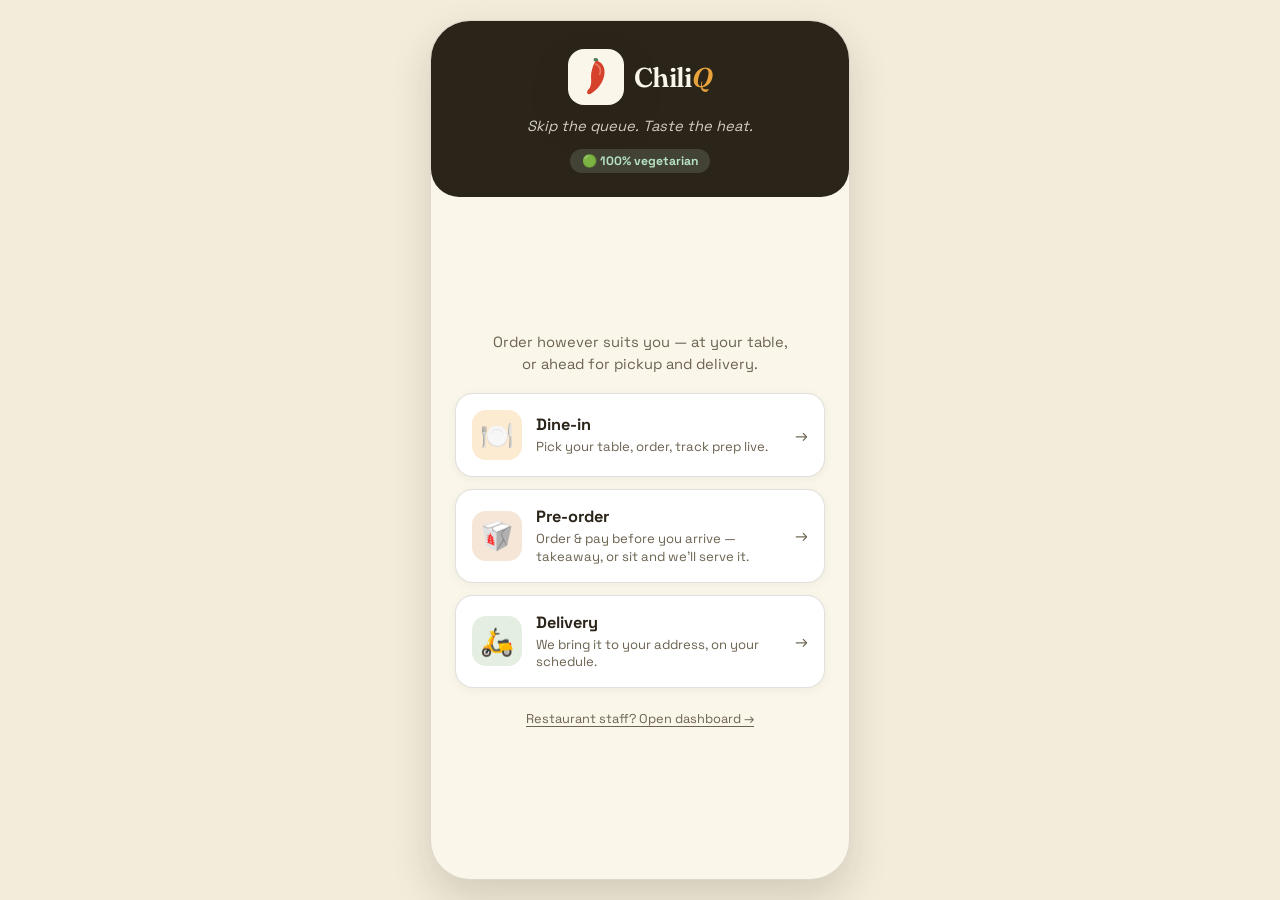
<file: index.html>
<!DOCTYPE html>
<html lang="en">
<head>
<meta charset="UTF-8" />
<meta name="viewport" content="width=device-width, initial-scale=1, viewport-fit=cover" />
<title>ChiliQ</title>
<meta name="theme-color" content="#E8A33D" />
<link rel="manifest" href="manifest.json" />
<link rel="icon" href="icons/icon-192.png" />
<link rel="apple-touch-icon" href="icons/icon-192.png" />
<link rel="preconnect" href="https://fonts.googleapis.com">
<link rel="preconnect" href="https://fonts.gstatic.com" crossorigin>
<link href="https://fonts.googleapis.com/css2?family=Fraunces:opsz,wght@9..144,500;9..144,600&family=Space+Grotesk:wght@400;500;600;700&family=JetBrains+Mono:wght@500;600&display=swap" rel="stylesheet">
<link rel="stylesheet" href="style.css">
</head>
<body>
<div class="stage" id="customerApp">

  <!-- LANDING / MODE SELECT -->
  <div class="view active" id="view-landing">
    <div class="landing-header">
      <div class="logo-row">
        <div class="logo-box">
          <svg viewBox="0 0 120 170" xmlns="http://www.w3.org/2000/svg" aria-hidden="true">
            <path d="M68 8 C 62 2, 52 3, 50 10 C 48 17, 56 22, 64 20 C 70 18, 72 12, 68 8 Z" fill="#4C7A5B"/>
            <path d="M62 16 C 96 24, 104 62, 90 96 C 78 124, 58 146, 38 156 C 30 160, 22 158, 22 150 C 22 142, 30 138, 34 130 C 46 106, 34 84, 42 58 C 47 38, 52 22, 62 16 Z" fill="#D6412C"/>
            <path d="M58 30 C 76 36, 84 56, 76 74" stroke="#F3A98C" stroke-width="7" fill="none" stroke-linecap="round" opacity="0.55"/>
          </svg>
        </div>
        <p class="app-name">Chili<em>Q</em></p>
      </div>
      <p class="slogan">Skip the queue. Taste the heat.</p>
      <span class="veg-badge">🟢 100% vegetarian</span>
    </div>
    <div class="landing-body">
      <p class="tag">Order however suits you — at your table, or ahead for pickup and delivery.</p>
      <div class="mode-cards">
        <div class="mode-card" onclick="chooseMode('dinein')">
          <div class="mc-icon" style="background:#FCEBD1">🍽️</div>
          <div class="mc-body">
            <h3>Dine-in</h3>
            <p>Pick your table, order, track prep live.</p>
          </div>
          <span class="mc-arrow">→</span>
        </div>
        <div class="mode-card" onclick="chooseMode('pickup')">
          <div class="mc-icon" style="background:#F5E6D8">🥡</div>
          <div class="mc-body">
            <h3>Pre-order</h3>
            <p>Order &amp; pay before you arrive — takeaway, or sit and we'll serve it.</p>
          </div>
          <span class="mc-arrow">→</span>
        </div>
        <div class="mode-card" onclick="chooseMode('delivery')">
          <div class="mc-icon" style="background:#E4EFE2">🛵</div>
          <div class="mc-body">
            <h3>Delivery</h3>
            <p>We bring it to your address, on your schedule.</p>
          </div>
          <span class="mc-arrow">→</span>
        </div>
      </div>
      <button class="staff-link" onclick="launchStaffTab()">Restaurant staff? Open dashboard →</button>
    </div>
  </div>

  <!-- TABLE SELECT (dine-in only) -->
  <div class="view" id="view-table">
    <div class="topbar">
      <div class="back-btn" onclick="showView('landing')" role="button" aria-label="Back">←</div>
      <h1>Which table are you at?</h1>
    </div>
    <div class="form-wrap">
      <p style="color:var(--ink-soft);font-size:0.9rem;margin:0 0 4px;">Tap your table number, or type it in if it's not listed.</p>
      <div class="table-grid" id="tableGrid"></div>
      <div class="field">
        <label for="customTable">Other table number</label>
        <input id="customTable" type="number" min="1" max="200" placeholder="e.g. 24" />
        <div class="field-error">Enter a valid table number.</div>
      </div>
      <button class="btn-primary saffron" onclick="confirmCustomTable()">Continue to menu</button>
    </div>
  </div>

  <!-- MENU -->
  <div class="view" id="view-menu">
    <div class="topbar">
      <div class="back-btn" onclick="goBackFromMenu()" role="button" aria-label="Back">←</div>
      <h1 id="menuTitle">Today's menu</h1>
    </div>
    <div class="cat-tabs" id="catTabs"></div>
    <div class="menu-list" id="menuList"></div>
    <div class="cart-bar" id="cartBar" onclick="showView('cart')">
      <div class="cb-left">
        <span class="cb-count" id="cbCount">0 items</span>
        <span class="cb-total" id="cbTotal">₹0</span>
      </div>
      <span class="cb-cta">View cart →</span>
    </div>
  </div>

  <!-- CART -->
  <div class="view" id="view-cart">
    <div class="topbar">
      <div class="back-btn" onclick="showView('menu')" role="button" aria-label="Back">←</div>
      <h1>Your order</h1>
    </div>
    <div id="cartContent"></div>
  </div>

  <!-- PICKUP: ARRIVAL TIME + PREPAYMENT -->
  <div class="view" id="view-pickup">
    <div class="topbar">
      <div class="back-btn" onclick="showView('cart')" role="button" aria-label="Back">←</div>
      <h1>Pre-order</h1>
    </div>
    <div class="form-wrap">
      <div class="field">
        <label>When will you get here?</label>
        <div class="time-chips" id="pickupTimeChips"></div>
        <p class="hint-text">We'll time the kitchen so it's ready right when you arrive.</p>
      </div>
      <div class="field">
        <label>When you arrive, will you...</label>
        <div class="time-chips" id="diningOptionChips"></div>
      </div>
      <div class="field">
        <label>Pay now to skip the counter</label>
        <div class="time-chips" id="paymentChips"></div>
      </div>
      <div class="pay-summary" id="pickupPaySummary"></div>
      <button class="btn-primary saffron" onclick="submitPickupAndPay()">Pay &amp; confirm order</button>
      <p class="hint-text center">This is a prototype — no real payment is charged.</p>
    </div>
  </div>

  <!-- DELIVERY ADDRESS -->
  <div class="view" id="view-address">
    <div class="topbar">
      <div class="back-btn" onclick="showView('cart')" role="button" aria-label="Back">←</div>
      <h1>Delivery details</h1>
    </div>
    <div class="form-wrap">
      <div class="field">
        <label>When do you want this?</label>
        <div class="time-chips" id="timeChips"></div>
      </div>
      <div class="field">
        <label for="dName">Full name</label>
        <input id="dName" type="text" placeholder="e.g. Riya Sharma" />
        <div class="field-error">Please enter your name.</div>
      </div>
      <div class="field">
        <label for="dPhone">Phone number</label>
        <input id="dPhone" type="tel" placeholder="e.g. 9876543210" />
        <div class="field-error">Enter a valid phone number (7–15 digits).</div>
      </div>
      <div class="field">
        <label for="dAddress">Delivery address</label>
        <textarea id="dAddress" placeholder="House/flat, street, area, city"></textarea>
        <div class="field-error">Please enter a delivery address.</div>
      </div>
      <div class="field">
        <label for="dNotes">Notes for delivery partner (optional)</label>
        <textarea id="dNotes" placeholder="e.g. Ring the bell twice"></textarea>
      </div>
      <button class="btn-primary saffron" onclick="submitAddressAndPlaceOrder()">Confirm &amp; place order</button>
    </div>
  </div>

  <!-- STATUS -->
  <div class="view" id="view-status">
    <div class="topbar">
      <div class="back-btn" onclick="showView('landing')" role="button" aria-label="Home">←</div>
      <h1>Order status</h1>
    </div>
    <div class="ticket-wrap">
      <div class="ticket">
        <div class="ticket-body">
          <div class="ticket-label">ORDER NUMBER</div>
          <div class="ticket-number" id="orderNum">#000</div>
          <div class="ticket-sub" id="ticketSub"></div>
          <span class="paid-badge" id="paidBadge" style="display:none">✓ Paid</span>
          <div class="ticket-eta" id="ticketEta"></div>
        </div>
        <div class="ticket-items" id="ticketItems"></div>
        <div class="ticket-total-row"><span>Total</span><span id="ticketTotal">₹0</span></div>
        <div class="ticket-perf"></div>
      </div>
      <div class="stepper" id="stepper"></div>
      <button class="btn-ghost new-order-btn" onclick="resetOrder()">Start a new order</button>
    </div>
  </div>

  <div class="call-staff-fab" id="callStaffFab" onclick="callStaff()">🔔 Call staff</div>
  <div class="toast" id="toast"></div>
</div>

<!-- ===================== STAFF / ADMIN DASHBOARD ===================== -->
<div class="admin-shell" id="adminApp" style="display:none">
  <div class="admin-topbar">
    <div class="admin-brand">
      <div class="logo-box logo-box-sm">
        <svg viewBox="0 0 120 170" xmlns="http://www.w3.org/2000/svg" aria-hidden="true">
          <path d="M68 8 C 62 2, 52 3, 50 10 C 48 17, 56 22, 64 20 C 70 18, 72 12, 68 8 Z" fill="#4C7A5B"/>
          <path d="M62 16 C 96 24, 104 62, 90 96 C 78 124, 58 146, 38 156 C 30 160, 22 158, 22 150 C 22 142, 30 138, 34 130 C 46 106, 34 84, 42 58 C 47 38, 52 22, 62 16 Z" fill="#D6412C"/>
          <path d="M58 30 C 76 36, 84 56, 76 74" stroke="#F3A98C" stroke-width="7" fill="none" stroke-linecap="round" opacity="0.55"/>
        </svg>
      </div>
      <h1>ChiliQ — Staff dashboard</h1>
    </div>
    <div class="admin-topbar-right">
      <span class="admin-count" id="adminCount">0 active</span>
      <button class="btn-ghost admin-exit" onclick="openCustomerView()">← Back to customer app</button>
    </div>
  </div>
  <p class="admin-sub">Orders placed from the customer app appear here instantly. Accept a new order to move it into the kitchen, then advance it stage by stage — the customer's ticket updates live.</p>
  <div class="admin-board" id="adminBoard"></div>
</div>

<script src="app.js"></script>
</body>
</html>
</file>
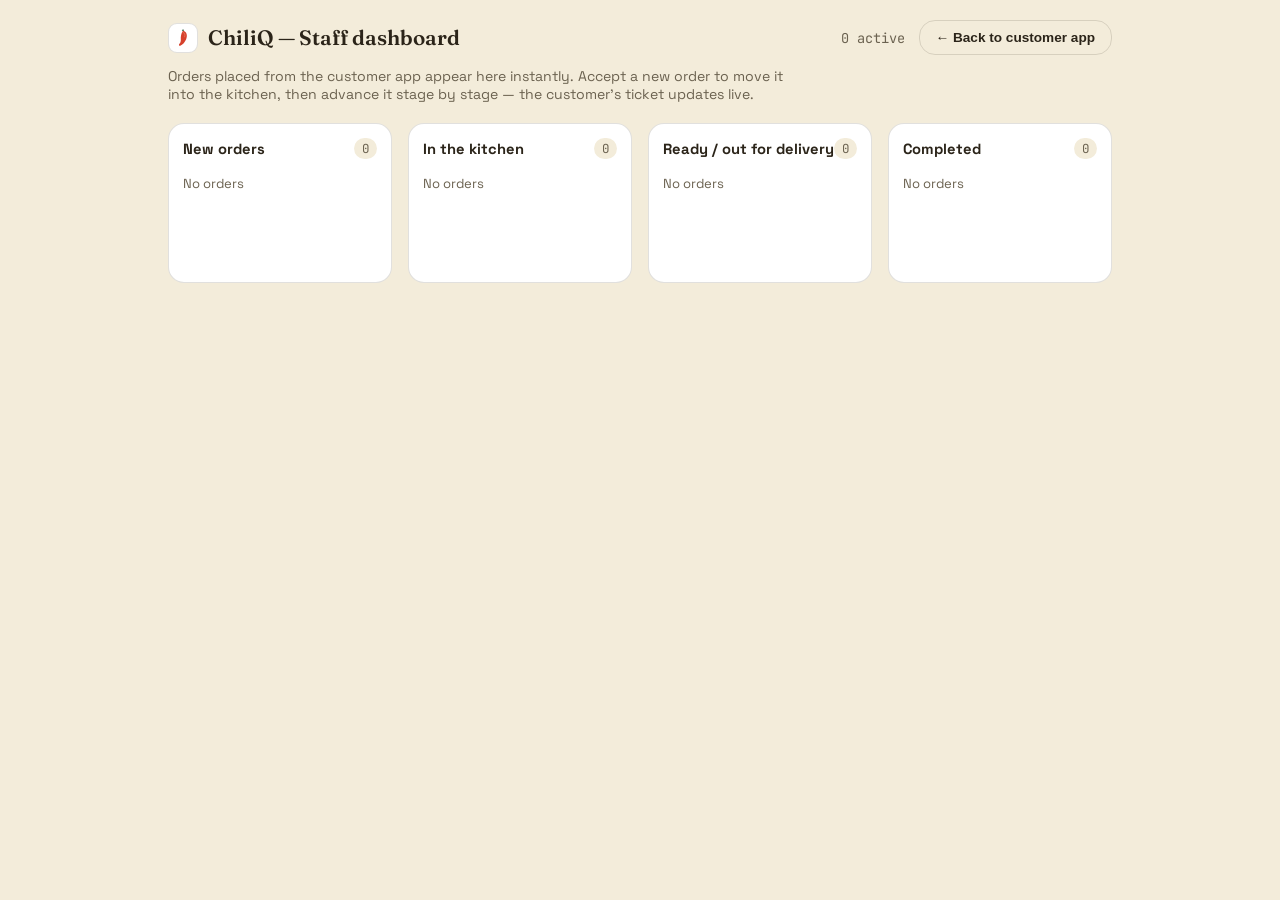
<file: admin/index.html>
<!DOCTYPE html>
<html lang="en">
<head>
<meta charset="UTF-8" />
<title>ChiliQ — Staff Dashboard</title>
<meta http-equiv="refresh" content="0; url=../index.html?staff=1" />
<script>location.replace('../index.html?staff=1');</script>
</head>
<body>
  <p>Opening the staff dashboard… if nothing happens, <a href="../index.html?staff=1">click here</a>.</p>
</body>
</html>
</file>
<file: style.css>
:root {
  --cream: #FBF6EA;
  --cream-2: #F3ECDA;
  --ink: #2B2419;
  --ink-soft: #6B6250;
  --saffron: #E8A33D;
  --saffron-deep: #C97F1E;
  --basil: #4C7A5B;
  --basil-deep: #37593F;
  --line: rgba(43,36,25,0.14);
  --card: #FFFFFF;
  --shadow: 0 18px 40px rgba(43,36,25,0.16);
  box-sizing: border-box;
  padding-top: env(safe-area-inset-top, 0px);
  padding-bottom: env(safe-area-inset-bottom, 0px);
}
:root:not([data-theme="light"]) {
  @media (prefers-color-scheme: dark) {
    --cream: #1B1712; --cream-2: #221D16; --ink: #F2ECDC; --ink-soft: #B9AF98;
    --line: rgba(242,236,220,0.14); --card: #262019; --shadow: 0 18px 40px rgba(0,0,0,0.45);
  }
}
:root[data-theme="dark"] {
  --cream: #1B1712; --cream-2: #221D16; --ink: #F2ECDC; --ink-soft: #B9AF98;
  --line: rgba(242,236,220,0.14); --card: #262019; --shadow: 0 18px 40px rgba(0,0,0,0.45);
}
* { box-sizing: border-box; }
html, body { height: 100%; margin: 0; background: var(--cream-2); }
body {
  font-family: 'Space Grotesk', system-ui, sans-serif;
  color: var(--ink);
  display: flex; align-items: center; justify-content: center;
  min-height: 100%; overflow-x: hidden;
}
.stage {
  width: 100%; max-width: 420px; height: 100dvh; max-height: 900px;
  background: var(--cream); display: flex; flex-direction: column;
  position: relative; overflow: hidden;
}
@media (min-width: 640px) {
  .stage { max-height: 860px; margin: 28px 0; border-radius: 40px; box-shadow: var(--shadow); border: 1px solid var(--line); }
}
.topbar {
  display: flex; align-items: center; gap: 12px;
  padding: 18px 20px 14px; padding-top: calc(18px + env(safe-area-inset-top, 0px));
  flex-shrink: 0;
}
.topbar h1 { font-family: 'Fraunces', serif; font-weight: 600; font-size: 1.25rem; margin: 0; letter-spacing: -0.01em; }
.back-btn {
  width: 38px; height: 38px; border-radius: 50%; border: 1px solid var(--line);
  background: var(--card); display: flex; align-items: center; justify-content: center;
  color: var(--ink); flex-shrink: 0;
}
.back-btn:focus-visible, button:focus-visible, input:focus-visible { outline: 2px solid var(--saffron-deep); outline-offset: 2px; }

.view { flex: 1; overflow-y: auto; display: none; -webkit-overflow-scrolling: touch; }
.view.active { display: flex; flex-direction: column; }

/* ---------- LANDING / MODE SELECT ---------- */
#view-landing.active { padding: 0; }

.landing-header {
  background: var(--ink); color: var(--cream);
  border-radius: 0 0 28px 28px;
  padding: calc(28px + env(safe-area-inset-top, 0px)) 24px 24px;
  display: flex; flex-direction: column; align-items: center; gap: 10px;
  text-align: center; flex-shrink: 0;
}
.landing-header .logo-row { gap: 10px; }
.landing-header .logo-box { background: var(--cream); border: none; }
.landing-header .app-name { color: var(--cream); font-size: 1.7rem; }
.landing-header .app-name em { color: var(--saffron); }
.slogan { margin: 2px 0 0; font-size: 0.92rem; color: rgba(251,246,234,0.8); font-style: italic; }

.landing-body {
  flex: 1; display: flex; flex-direction: column; align-items: center; justify-content: center;
  padding: 24px 24px calc(20px + env(safe-area-inset-bottom, 0px));
  gap: 18px; overflow-y: auto;
}
.landing-body .tag {
  color: var(--ink-soft); font-size: 0.92rem; max-width: 34ch; margin: 0;
  line-height: 1.5; text-align: center;
}

.mode-cards { display: flex; flex-direction: column; gap: 12px; width: 100%; }
.mode-card {
  display: flex; align-items: center; gap: 14px; text-align: left;
  background: var(--card); border: 1px solid var(--line); border-radius: 18px;
  padding: 16px; box-shadow: 0 2px 10px rgba(43,36,25,0.05);
  transition: transform 0.12s ease, box-shadow 0.12s ease;
}
.mode-card:active { transform: scale(0.98); }
.mode-card .mc-icon { font-size: 1.7rem; width: 50px; height: 50px; border-radius: 14px; display:flex; align-items:center; justify-content:center; flex-shrink:0; }
.mode-card .mc-body h3 { margin: 0 0 3px; font-size: 1.02rem; }
.mode-card .mc-body p { margin: 0; font-size: 0.82rem; color: var(--ink-soft); line-height: 1.35; }
.mode-card .mc-arrow { margin-left: auto; color: var(--ink-soft); flex-shrink: 0; }


/* ---------- BUTTONS ---------- */
.btn-primary {
  width: 100%; background: var(--ink); color: var(--cream); border: none;
  padding: 16px 20px; border-radius: 16px; font-family: 'Space Grotesk', sans-serif;
  font-weight: 600; font-size: 1rem; transition: transform 0.15s ease;
}
.btn-primary:active { transform: scale(0.98); }
.btn-primary.saffron { background: var(--saffron); color: #241C0C; }
.btn-primary:disabled { opacity: 0.5; cursor: not-allowed; }
.btn-ghost {
  width: 100%; background: transparent; color: var(--ink); border: 1px solid var(--line);
  padding: 14px 20px; border-radius: 16px; font-weight: 600; font-size: 0.95rem; }

/* ---------- MENU ---------- */
.cat-tabs { display: flex; gap: 8px; padding: 4px 20px 16px; overflow-x: auto; flex-shrink: 0; }
.cat-tabs::-webkit-scrollbar { display: none; }
.cat-tab {
  flex-shrink: 0; padding: 9px 16px; border-radius: 999px; border: 1px solid var(--line);
  background: var(--card); color: var(--ink-soft); font-size: 0.85rem; font-weight: 600; white-space: nowrap;
}
.cat-tab.active { background: var(--ink); color: var(--cream); border-color: var(--ink); }

.menu-list { padding: 0 20px 130px; display: flex; flex-direction: column; gap: 14px; }
.item-card { background: var(--card); border: 1px solid var(--line); border-radius: 18px; padding: 16px; display: flex; gap: 14px; align-items: flex-start; }
.item-swatch { width: 56px; height: 56px; border-radius: 14px; flex-shrink: 0; display: flex; align-items: center; justify-content: center; font-size: 1.5rem; }
.item-body { flex: 1; min-width: 0; }
.item-body h3 { margin: 0 0 3px; font-size: 1rem; font-weight: 600; }
.item-meta { display: flex; align-items: center; gap: 8px; margin-bottom: 8px; flex-wrap: wrap; }
.price { font-family: 'JetBrains Mono', monospace; font-weight: 600; font-size: 0.92rem; }
.express-tag { font-size: 0.72rem; font-weight: 600; color: var(--basil-deep); background: rgba(76,122,91,0.14); padding: 3px 9px; border-radius: 999px; }
.add-row { display: flex; align-items: center; justify-content: flex-end; }
.add-btn { background: var(--ink); color: var(--cream); border: none; width: 34px; height: 34px; border-radius: 10px; font-size: 1.1rem; flex-shrink: 0; }
.qty-stepper { display: flex; align-items: center; gap: 10px; background: var(--cream-2); border-radius: 10px; padding: 3px; }
.qty-stepper button { width: 28px; height: 28px; border-radius: 8px; border: none; background: var(--card); font-size: 1rem; color: var(--ink); }
.qty-stepper span { font-weight: 600; min-width: 14px; text-align: center; font-size: 0.9rem; }

.cart-bar {
  position: absolute; left: 16px; right: 16px; bottom: calc(16px + env(safe-area-inset-bottom, 0px));
  background: var(--ink); color: var(--cream); border-radius: 18px; padding: 14px 18px;
  display: flex; align-items: center; justify-content: space-between; box-shadow: var(--shadow);
  transform: translateY(120%); transition: transform 0.25s ease;
}
.cart-bar.show { transform: translateY(0); }
.cart-bar .cb-left { display: flex; flex-direction: column; }
.cart-bar .cb-count { font-size: 0.72rem; color: var(--saffron); font-weight: 600; }
.cart-bar .cb-total { font-family: 'JetBrains Mono', monospace; font-weight: 600; }
.cart-bar .cb-cta { font-weight: 600; display: flex; align-items: center; gap: 6px; }

/* ---------- CART / FORM ---------- */
.cart-list { padding: 4px 20px 10px; display: flex; flex-direction: column; gap: 12px; flex: 1; }
.cart-row { display: flex; align-items: center; gap: 12px; padding: 12px 0; border-bottom: 1px dashed var(--line); }
.cart-row:last-child { border-bottom: none; }
.cart-row .cr-name { flex: 1; font-weight: 600; font-size: 0.95rem; }
.cart-row .cr-price { font-family: 'JetBrains Mono', monospace; font-size: 0.85rem; color: var(--ink-soft); }
.empty-state { flex:1; display:flex; flex-direction:column; align-items:center; justify-content:center; gap:12px; padding: 40px; text-align:center; color: var(--ink-soft); }

.summary { padding: 16px 20px calc(20px + env(safe-area-inset-bottom, 0px)); border-top: 1px solid var(--line); background: var(--cream); }
.summary-row { display: flex; justify-content: space-between; font-size: 0.9rem; color: var(--ink-soft); margin-bottom: 6px; }
.summary-row.total { color: var(--ink); font-weight: 700; font-size: 1.05rem; margin: 10px 0 16px; font-family: 'JetBrains Mono', monospace; }

.form-wrap { padding: 6px 20px 20px; display: flex; flex-direction: column; gap: 14px; flex: 1; }
.table-grid { display: grid; grid-template-columns: repeat(4, 1fr); gap: 10px; margin-bottom: 4px; }
.table-btn {
  aspect-ratio: 1; border-radius: 14px; border: 1px solid var(--line); background: var(--card);
  color: var(--ink); font-family: 'JetBrains Mono', monospace; font-weight: 600; font-size: 1rem;
  display: flex; align-items: center; justify-content: center;
}
.table-btn.selected { background: var(--ink); color: var(--cream); border-color: var(--ink); }
.table-divider { display: flex; align-items: center; gap: 10px; color: var(--ink-soft); font-size: 0.78rem; margin: 2px 0; }
.table-divider::before, .table-divider::after { content: ''; flex: 1; height: 1px; background: var(--line); }
.time-chips { display: flex; flex-wrap: wrap; gap: 8px; }
.time-chip {
  padding: 9px 14px; border-radius: 999px; border: 1px solid var(--line); background: var(--card);
  color: var(--ink); font-size: 0.85rem; font-weight: 600; }
.time-chip.selected { background: var(--basil); color: #fff; border-color: var(--basil); }
.time-chip.asap { color: var(--saffron-deep); }
.time-chip.asap.selected { background: var(--saffron); color: #241C0C; border-color: var(--saffron); }
.field label { display: block; font-size: 0.82rem; font-weight: 600; margin-bottom: 6px; color: var(--ink-soft); }
.field input, .field textarea {
  width: 100%; border: 1px solid var(--line); background: var(--card); color: var(--ink);
  padding: 12px 14px; border-radius: 12px; font-family: inherit; font-size: 0.95rem;
}
.field textarea { resize: none; min-height: 70px; }
.field-error { color: #B54545; font-size: 0.78rem; margin-top: 5px; display: none; }
.field.invalid .field-error { display: block; }
.field.invalid input, .field.invalid textarea { border-color: #B54545; }

/* ---------- STATUS (ticket) ---------- */
.ticket-wrap { padding: 20px 20px calc(24px + env(safe-area-inset-bottom, 0px)); flex: 1; display: flex; flex-direction: column; }
.ticket { background: var(--card); border-radius: 20px; box-shadow: var(--shadow); overflow: hidden; position: relative; }
.ticket-perf { height: 16px; background-image: radial-gradient(circle at 10px 8px, var(--cream) 6px, transparent 6.5px); background-size: 20px 16px; background-repeat: repeat-x; }
.ticket-body { padding: 22px 24px 6px; text-align: center; }
.ticket-label { font-size: 0.72rem; letter-spacing: 0.04em; color: var(--ink-soft); margin-bottom: 4px; }
.ticket-number { font-family: 'JetBrains Mono', monospace; font-weight: 600; font-size: 1.6rem; letter-spacing: 0.02em; }
.ticket-sub { font-size: 0.78rem; color: var(--ink-soft); margin-top: 4px; }
.ticket-items { text-align: left; padding: 14px 24px 0; display: flex; flex-direction: column; gap: 8px; }
.ticket-item-row { display: flex; justify-content: space-between; font-size: 0.88rem; }
.ticket-item-row span:first-child { color: var(--ink-soft); }
.ticket-total-row { display: flex; justify-content: space-between; padding: 16px 24px 22px; font-weight: 700; font-family: 'JetBrains Mono', monospace; }

.stepper { margin-top: 22px; display: flex; flex-direction: column; gap: 0; }
.step { display: flex; gap: 14px; align-items: flex-start; }
.step-dot-col { display: flex; flex-direction: column; align-items: center; }
.step-dot { width: 28px; height: 28px; border-radius: 50%; background: var(--cream-2); border: 2px solid var(--line); display: flex; align-items: center; justify-content: center; font-size: 0.85rem; flex-shrink: 0; }
.step-line { width: 2px; flex: 1; background: var(--line); min-height: 28px; }
.step-text { padding-bottom: 26px; padding-top: 3px; }
.step-text h4 { margin: 0 0 3px; font-size: 0.95rem; }
.step-text p { margin: 0; font-size: 0.8rem; color: var(--ink-soft); }
.step.done .step-dot { background: var(--basil); border-color: var(--basil); color: #fff; }
.step.done .step-line { background: var(--basil); }
.step.active .step-dot { background: var(--saffron); border-color: var(--saffron); color: #241C0C; }
.step.active .step-text h4 { color: var(--saffron-deep); }

.call-staff-fab {
  position: fixed; right: 20px; bottom: calc(20px + env(safe-area-inset-bottom, 0px)); z-index: 20;
  background: var(--card); border: 1px solid var(--line); color: var(--ink); padding: 12px 16px;
  border-radius: 999px; box-shadow: var(--shadow); font-size: 0.85rem; font-weight: 600;
  display: flex; align-items: center; gap: 7px; }
.toast {
  position: fixed; left: 50%; bottom: 90px; transform: translate(-50%, 20px);
  background: var(--ink); color: var(--cream); padding: 12px 20px; border-radius: 12px;
  font-size: 0.85rem; z-index: 30; opacity: 0; transition: all 0.25s ease; pointer-events: none;
  max-width: 80%; text-align: center;
}
.toast.show { opacity: 1; transform: translate(-50%, 0); }
.new-order-btn { margin-top: auto; }

/* ---------- staff link + wait estimator ---------- */
.staff-link {
  background: none; border: none; color: var(--ink-soft); font-size: 0.8rem;
  text-decoration: underline; text-underline-offset: 3px; padding: 4px 24px 22px; font-family: inherit;
}
.wait-card {
  margin: 2px 20px 4px; background: var(--cream-2); border: 1px solid var(--line);
  border-radius: 14px; padding: 12px 16px;
}
.wait-top { display: flex; align-items: center; justify-content: space-between; gap: 10px; margin-bottom: 4px; }
.wait-clock { font-family: 'JetBrains Mono', monospace; font-weight: 700; font-size: 1rem; }
.wait-lane { font-size: 0.76rem; color: var(--basil-deep); font-weight: 600; text-align: right; }
.wait-breakdown { font-size: 0.76rem; color: var(--ink-soft); }
.ticket-eta { font-size: 0.8rem; color: var(--basil-deep); font-weight: 600; margin-top: 6px; }

/* ---------- admin dashboard ---------- */
.admin-shell {
  display: flex; flex-direction: column; min-height: 100vh;
  background: var(--cream-2); color: var(--ink);
  font-family: 'Space Grotesk', system-ui, sans-serif;
  padding: 20px 24px calc(24px + env(safe-area-inset-bottom, 0px));
  padding-top: calc(20px + env(safe-area-inset-top, 0px));
}
.admin-topbar { display: flex; align-items: center; justify-content: space-between; gap: 16px; flex-wrap: wrap; }
.admin-brand { display: flex; align-items: center; gap: 10px; }
.admin-brand h1 { font-family: 'Fraunces', serif; font-weight: 600; font-size: 1.3rem; margin: 0; }
.admin-dot { width: 10px; height: 10px; border-radius: 50%; background: var(--basil); flex-shrink: 0; }
.admin-topbar-right { display: flex; align-items: center; gap: 14px; }
.admin-count { font-family: 'JetBrains Mono', monospace; font-size: 0.85rem; color: var(--ink-soft); }
.admin-exit { width: auto; padding: 9px 16px; font-size: 0.85rem; }
.admin-sub { color: var(--ink-soft); font-size: 0.88rem; max-width: 70ch; margin: 12px 0 20px; }

.admin-board { display: grid; grid-template-columns: repeat(4, 1fr); gap: 16px; flex: 1; align-items: start; }
@media (max-width: 980px) { .admin-board { grid-template-columns: repeat(2, 1fr); } }
@media (max-width: 600px) { .admin-board { grid-template-columns: 1fr; } }

.admin-col { background: var(--card); border: 1px solid var(--line); border-radius: 16px; padding: 14px; display: flex; flex-direction: column; gap: 10px; min-height: 160px; }
.admin-col-head { display: flex; align-items: center; justify-content: space-between; }
.admin-col-head h3 { margin: 0; font-size: 0.92rem; }
.admin-col-head span { font-family: 'JetBrains Mono', monospace; font-size: 0.78rem; color: var(--ink-soft); background: var(--cream-2); padding: 2px 8px; border-radius: 999px; }
.admin-col-body { display: flex; flex-direction: column; gap: 10px; }
.admin-empty { color: var(--ink-soft); font-size: 0.82rem; margin: 6px 0; }

.order-card { background: var(--cream); border: 1px solid var(--line); border-radius: 14px; padding: 12px 14px; display: flex; flex-direction: column; gap: 6px; }
.ord-top { display: flex; align-items: center; justify-content: space-between; }
.ord-id { font-family: 'JetBrains Mono', monospace; font-weight: 700; font-size: 0.88rem; }
.ord-badge { font-size: 0.76rem; color: var(--ink-soft); }
.ord-items { font-size: 0.85rem; line-height: 1.4; }
.ord-address { font-size: 0.78rem; color: var(--ink-soft); background: var(--cream-2); border-radius: 10px; padding: 8px 10px; line-height: 1.4; }
.ord-notes { font-style: italic; margin-top: 3px; }
.ord-meta-row { display: flex; gap: 12px; font-size: 0.76rem; color: var(--ink-soft); font-family: 'JetBrains Mono', monospace; }
.ord-status-tag { align-self: flex-start; font-size: 0.72rem; font-weight: 700; padding: 3px 10px; border-radius: 999px; background: var(--cream-2); color: var(--ink-soft); }
.ord-status-tag.status-new { background: rgba(232,163,61,0.18); color: var(--saffron-deep); }
.ord-status-tag.status-accepted, .ord-status-tag.status-preparing { background: rgba(76,122,91,0.14); color: var(--basil-deep); }
.ord-status-tag.status-ready, .ord-status-tag.status-out_for_delivery { background: rgba(76,122,91,0.28); color: var(--basil-deep); }
.ord-status-tag.status-completed, .ord-status-tag.status-delivered { background: var(--cream-2); color: var(--ink-soft); }
.ord-action { margin-top: 4px; padding: 10px 14px; font-size: 0.85rem; }

/* ---------- pickup / prepayment ---------- */
.hint-text { font-size: 0.78rem; color: var(--ink-soft); margin: 8px 0 0; }
.hint-text.center { text-align: center; margin-top: 4px; }
.pay-summary {
  background: var(--cream-2); border: 1px solid var(--line); border-radius: 14px;
  padding: 4px 16px;
}
.paid-badge {
  display: inline-flex; align-items: center; gap: 4px; font-size: 0.72rem; font-weight: 700;
  color: var(--basil-deep); background: rgba(76,122,91,0.16); padding: 3px 10px; border-radius: 999px;
  margin-top: 6px;
}

/* ---------- ChiliQ branding ---------- */
.chili-logo { width: 46px; height: auto; margin-bottom: -6px; }
.chili-logo-sm { width: 22px; height: auto; flex-shrink: 0; }
.logo-row { display: flex; align-items: center; justify-content: center; gap: 12px; }
.logo-box {
  width: 56px; height: 56px; border-radius: 16px; background: var(--card);
  border: 1px solid var(--line); box-shadow: var(--shadow);
  display: flex; align-items: center; justify-content: center; flex-shrink: 0; padding: 8px;
}
.logo-box svg { width: 100%; height: 100%; }
.logo-box-sm { width: 30px; height: 30px; border-radius: 9px; padding: 5px; box-shadow: none; }
.app-name {
  font-family: 'Fraunces', serif; font-weight: 600; font-size: 1.5rem;
  letter-spacing: -0.02em; margin: 0; color: var(--ink);
}
.app-name em { font-style: italic; color: var(--saffron-deep); }

/* ---------- custom chili cursor ---------- */
body {
  cursor: url("[data-uri]") 2 2, pointer;
}
input, textarea {
  cursor: text;
}

.veg-badge {
  font-size: 0.76rem; font-weight: 700; color: var(--basil-deep);
  background: rgba(76,122,91,0.14); padding: 4px 12px; border-radius: 999px;
}
.landing-header .veg-badge {
  color: #B7E3C4; background: rgba(183,227,196,0.16); margin-top: 4px;
}
</file>
